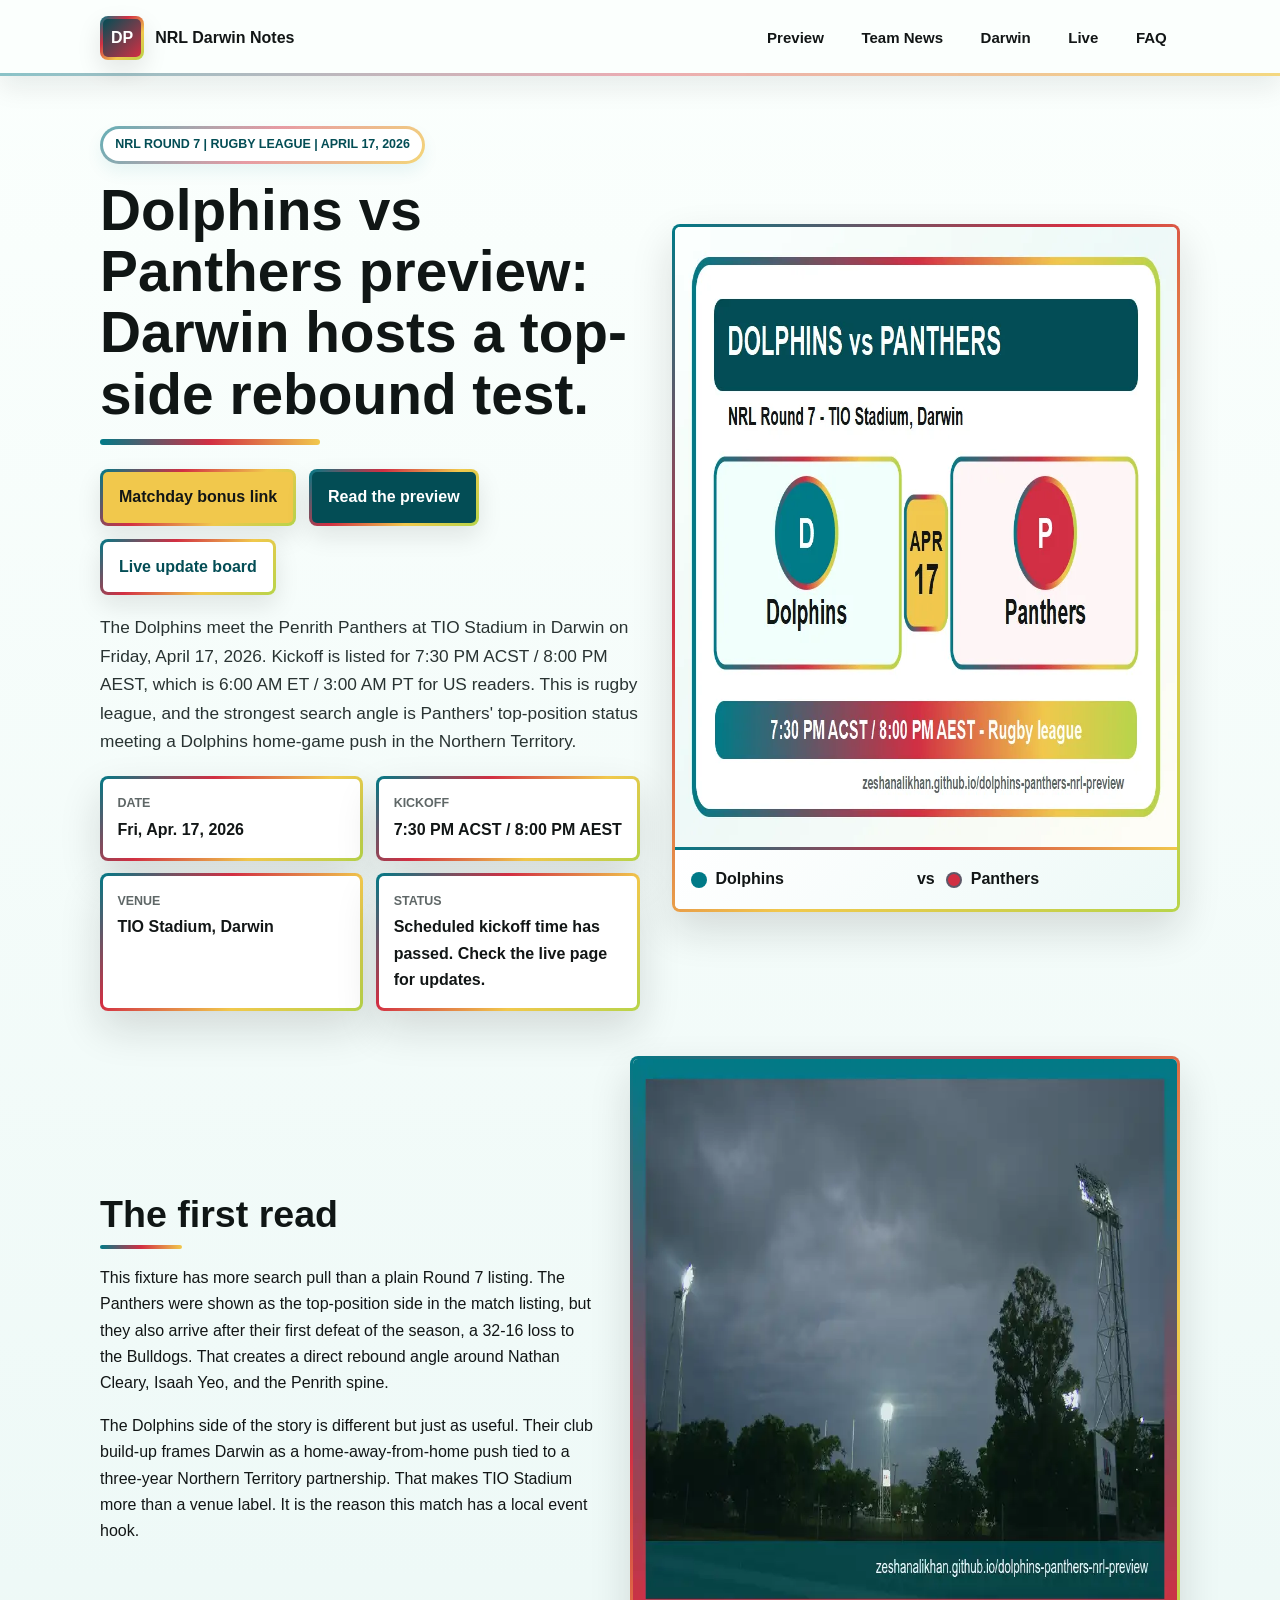
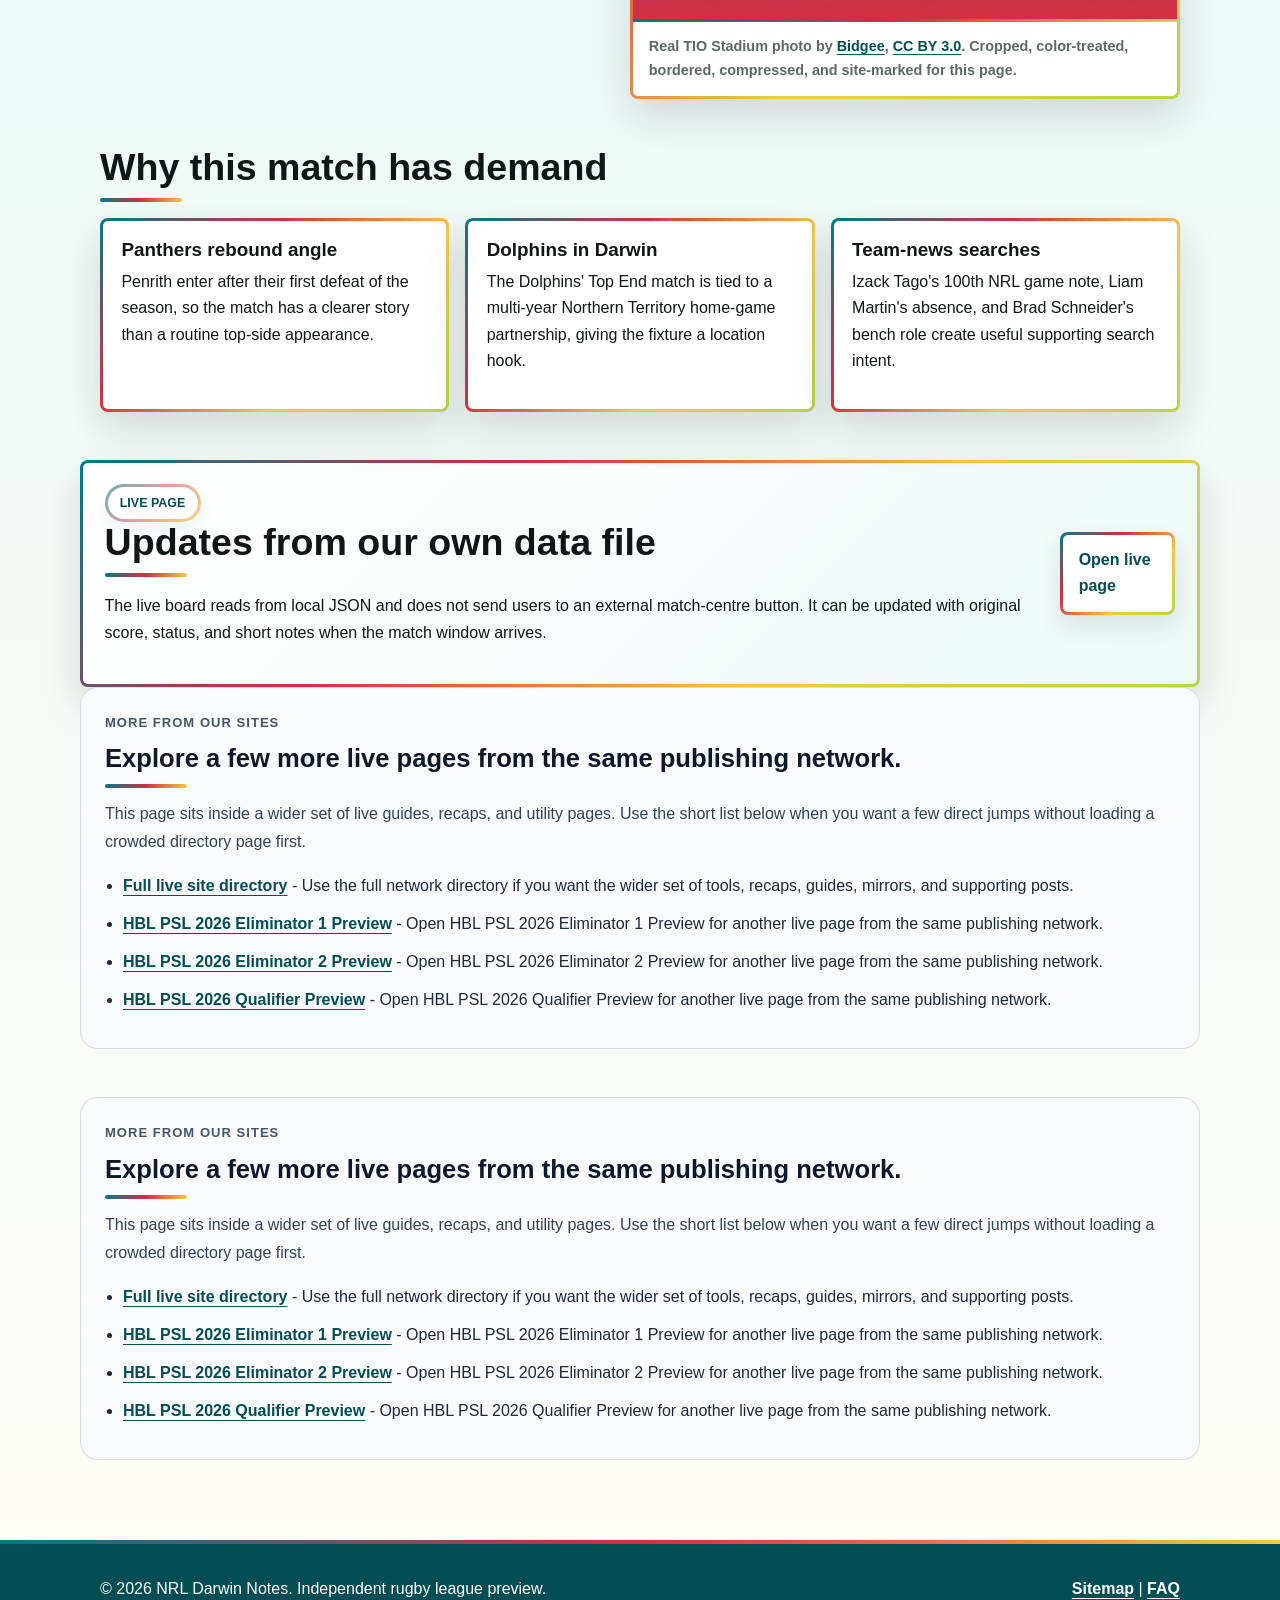
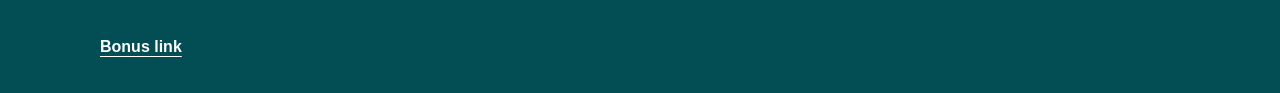
<file: index.html>
<!doctype html>
<html lang="en">
  <head>
    <meta charset="utf-8">
    <meta name="viewport" content="width=device-width, initial-scale=1">
    <meta name="google-site-verification" content="zPeMqoo2h3M_oqIertTkiu1rAj5quQBwW_J42bXbuFM">
    <title>Dolphins vs Panthers Preview: April 17, 2026 NRL Darwin Match</title>
    <meta name="description" content="Original Dolphins vs Penrith Panthers NRL Round 7 preview for April 17, 2026 at TIO Stadium, Darwin, with team-news notes, kickoff time, Darwin angle, and live update board.">
    <link rel="canonical" href="https://zeshanalikhan.github.io/dolphins-panthers-nrl-preview/">
    <meta property="og:title" content="Dolphins vs Panthers NRL Preview">
    <meta property="og:description" content="Dolphins meet Penrith Panthers at TIO Stadium, Darwin on April 17, 2026 in an NRL Round 7 match with a Panthers rebound angle and Dolphins NT home-game story.">
    <meta property="og:type" content="website">
    <meta property="og:url" content="https://zeshanalikhan.github.io/dolphins-panthers-nrl-preview/">
    <meta property="og:image" content="https://zeshanalikhan.github.io/dolphins-panthers-nrl-preview/assets/images/dolphins-panthers-hero.webp">
    <link rel="stylesheet" href="styles.css">
    <script type="application/ld+json">
      {
        "@context": "https://schema.org",
        "@type": "SportsEvent",
        "name": "Dolphins vs Penrith Panthers",
        "startDate": "2026-04-17T19:30:00+09:30",
        "eventStatus": "https://schema.org/EventScheduled",
        "eventAttendanceMode": "https://schema.org/OfflineEventAttendanceMode",
        "sport": "Rugby league",
        "location": {
          "@type": "Place",
          "name": "TIO Stadium",
          "address": {
            "@type": "PostalAddress",
            "addressLocality": "Darwin",
            "addressRegion": "NT",
            "addressCountry": "AU"
          }
        },
        "homeTeam": {
          "@type": "SportsTeam",
          "name": "Dolphins"
        },
        "awayTeam": {
          "@type": "SportsTeam",
          "name": "Penrith Panthers"
        }
      }
    </script>
  </head>
  <body>
    <a class="skip-link" href="#main">Skip to content</a>
    <header class="site-header">
      <div class="nav-wrap">
        <a class="brand" href="index.html" aria-label="Dolphins Panthers NRL Notes home">
          <span class="brand-mark">DP</span>
          <span>NRL Darwin Notes</span>
        </a>
        <nav class="nav-links" aria-label="Main navigation">
          <a href="pages/match-preview.html">Preview</a>
          <a href="pages/team-news.html">Team News</a>
          <a href="pages/darwin-match.html">Darwin</a>
          <a href="pages/live-updates.html">Live</a>
          <a href="pages/faq.html">FAQ</a>
        </nav>
      </div>
    </header>

    <main id="main">
      <section class="hero">
        <div class="hero-inner">
          <div class="hero-copy">
            <span class="eyebrow">NRL Round 7 | Rugby league | April 17, 2026</span>
            <h1>Dolphins vs Panthers preview: Darwin hosts a top-side rebound test.</h1>
            <div class="cta-row">
              <a class="button bonus" href="https://www.profitablecpmratenetwork.com/j9f627innq?key=be46e17df9e34aa3b5b8e77e88a34740" rel="nofollow sponsored noopener" target="_blank">Matchday bonus link</a>
              <a class="button" href="pages/match-preview.html">Read the preview</a>
              <a class="button secondary" href="pages/live-updates.html">Live update board</a>
            </div>
            <p class="lede">The Dolphins meet the Penrith Panthers at TIO Stadium in Darwin on Friday, April 17, 2026. Kickoff is listed for 7:30 PM ACST / 8:00 PM AEST, which is 6:00 AM ET / 3:00 AM PT for US readers. This is rugby league, and the strongest search angle is Panthers' top-position status meeting a Dolphins home-game push in the Northern Territory.</p>
            <div class="quick-facts" aria-label="Match quick facts">
              <div><span>Date</span><strong>Fri, Apr. 17, 2026</strong></div>
              <div><span>Kickoff</span><strong>7:30 PM ACST / 8:00 PM AEST</strong></div>
              <div><span>Venue</span><strong>TIO Stadium, Darwin</strong></div>
              <div><span>Status</span><strong data-event-countdown>Match window listed</strong></div>
            </div>
          </div>
          <aside class="hero-card" aria-label="Dolphins Panthers match card">
            <img src="assets/images/dolphins-panthers-hero.webp" width="900" height="620" alt="Original Dolphins vs Penrith Panthers NRL match preview graphic">
            <div class="scoreboard">
              <div><span class="dot dolphins"></span><span>Dolphins</span></div>
              <strong>vs</strong>
              <div><span class="dot panthers"></span><span>Panthers</span></div>
            </div>
          </aside>
        </div>
      </section>

      <section class="section">
        <div class="two-col">
          <div>
            <h2>The first read</h2>
            <p>This fixture has more search pull than a plain Round 7 listing. The Panthers were shown as the top-position side in the match listing, but they also arrive after their first defeat of the season, a 32-16 loss to the Bulldogs. That creates a direct rebound angle around Nathan Cleary, Isaah Yeo, and the Penrith spine.</p>
            <p>The Dolphins side of the story is different but just as useful. Their club build-up frames Darwin as a home-away-from-home push tied to a three-year Northern Territory partnership. That makes TIO Stadium more than a venue label. It is the reason this match has a local event hook.</p>
          </div>
          <figure class="image-frame">
            <img src="assets/images/tio-stadium-edited.webp" width="860" height="560" alt="Edited real TIO Stadium photo for the Dolphins vs Panthers NRL preview">
            <figcaption>Real TIO Stadium photo by <a href="https://commons.wikimedia.org/wiki/File:TIO_Stadium.jpg" rel="nofollow noopener" target="_blank">Bidgee</a>, <a href="https://creativecommons.org/licenses/by/3.0/" rel="nofollow noopener" target="_blank">CC BY 3.0</a>. Cropped, color-treated, bordered, compressed, and site-marked for this page.</figcaption>
          </figure>
        </div>
      </section>

      <section class="section">
        <h2>Why this match has demand</h2>
        <div class="card-grid">
          <article class="panel">
            <h3>Panthers rebound angle</h3>
            <p>Penrith enter after their first defeat of the season, so the match has a clearer story than a routine top-side appearance.</p>
          </article>
          <article class="panel">
            <h3>Dolphins in Darwin</h3>
            <p>The Dolphins' Top End match is tied to a multi-year Northern Territory home-game partnership, giving the fixture a location hook.</p>
          </article>
          <article class="panel">
            <h3>Team-news searches</h3>
            <p>Izack Tago's 100th NRL game note, Liam Martin's absence, and Brad Schneider's bench role create useful supporting search intent.</p>
          </article>
        </div>
      </section>

      <section class="section feature-band">
        <div>
          <span class="eyebrow">Live page</span>
          <h2>Updates from our own data file</h2>
          <p>The live board reads from local JSON and does not send users to an external match-centre button. It can be updated with original score, status, and short notes when the match window arrives.</p>
        </div>
        <a class="button secondary" href="pages/live-updates.html">Open live page</a>
      </section>

      <!-- NETWORK_LINKS_START -->
      <section data-network-links="true" aria-labelledby="network-links-heading" style="padding:0 0 48px;">
        <div style="width:min(1120px, calc(100% - 32px)); margin:0 auto;">
          <div style="border:1px solid rgba(15, 23, 42, 0.12); background:#f8fafc; border-radius:18px; padding:24px;">
            <p style="margin:0 0 10px; font-size:13px; font-weight:800; letter-spacing:0.08em; text-transform:uppercase; color:#475569;">More from our sites</p>
            <h2 id="network-links-heading" style="margin:0 0 12px; font-size:clamp(1.5rem, 2vw, 1.9rem); line-height:1.2; color:#0f172a;">Explore a few more live pages from the same publishing network.</h2>
            <p style="margin:0 0 16px; color:#334155; line-height:1.75;">This page sits inside a wider set of live guides, recaps, and utility pages. Use the short list below when you want a few direct jumps without loading a crowded directory page first.</p>
            <ul style="margin:0; padding-left:18px; color:#1e293b; line-height:1.75;">
          <li style="margin:0 0 10px;"><a href="https://zeshanalikhan.github.io/creator-app-hub-site/pages/site-directory.html">Full live site directory</a> - Use the full network directory if you want the wider set of tools, recaps, guides, mirrors, and supporting posts.</li>
          <li style="margin:0 0 10px;"><a href="https://zeshanalikhan.github.io/hbl-psl-2026-eliminator-1-preview/">HBL PSL 2026 Eliminator 1 Preview</a> - Open HBL PSL 2026 Eliminator 1 Preview for another live page from the same publishing network.</li>
          <li style="margin:0 0 10px;"><a href="https://zeshanalikhan.github.io/hbl-psl-2026-eliminator-2-preview/">HBL PSL 2026 Eliminator 2 Preview</a> - Open HBL PSL 2026 Eliminator 2 Preview for another live page from the same publishing network.</li>
          <li style="margin:0 0 10px;"><a href="https://zeshanalikhan.github.io/hbl-psl-2026-qualifier-preview/">HBL PSL 2026 Qualifier Preview</a> - Open HBL PSL 2026 Qualifier Preview for another live page from the same publishing network.</li>
            </ul>
          </div>
        </div>
      </section>
      <!-- NETWORK_LINKS_END -->
    
      <!-- NETWORK_LINKS_START -->
      <section data-network-links="true" aria-labelledby="network-links-heading" style="padding:0 0 48px;">
        <div style="width:min(1120px, calc(100% - 32px)); margin:0 auto;">
          <div style="border:1px solid rgba(15, 23, 42, 0.12); background:#f8fafc; border-radius:18px; padding:24px;">
            <p style="margin:0 0 10px; font-size:13px; font-weight:800; letter-spacing:0.08em; text-transform:uppercase; color:#475569;">More from our sites</p>
            <h2 id="network-links-heading" style="margin:0 0 12px; font-size:clamp(1.5rem, 2vw, 1.9rem); line-height:1.2; color:#0f172a;">Explore a few more live pages from the same publishing network.</h2>
            <p style="margin:0 0 16px; color:#334155; line-height:1.75;">This page sits inside a wider set of live guides, recaps, and utility pages. Use the short list below when you want a few direct jumps without loading a crowded directory page first.</p>
            <ul style="margin:0; padding-left:18px; color:#1e293b; line-height:1.75;">
          <li style="margin:0 0 10px;"><a href="https://zeshanalikhan.github.io/creator-app-hub-site/pages/site-directory.html">Full live site directory</a> - Use the full network directory if you want the wider set of tools, recaps, guides, mirrors, and supporting posts.</li>
          <li style="margin:0 0 10px;"><a href="https://zeshanalikhan.github.io/hbl-psl-2026-eliminator-1-preview/">HBL PSL 2026 Eliminator 1 Preview</a> - Open HBL PSL 2026 Eliminator 1 Preview for another live page from the same publishing network.</li>
          <li style="margin:0 0 10px;"><a href="https://zeshanalikhan.github.io/hbl-psl-2026-eliminator-2-preview/">HBL PSL 2026 Eliminator 2 Preview</a> - Open HBL PSL 2026 Eliminator 2 Preview for another live page from the same publishing network.</li>
          <li style="margin:0 0 10px;"><a href="https://zeshanalikhan.github.io/hbl-psl-2026-qualifier-preview/">HBL PSL 2026 Qualifier Preview</a> - Open HBL PSL 2026 Qualifier Preview for another live page from the same publishing network.</li>
            </ul>
          </div>
        </div>
      </section>
      <!-- NETWORK_LINKS_END -->
    </main>

    <footer class="site-footer">
      <div class="footer-inner">
        <p>&copy; <span data-year>2026</span> NRL Darwin Notes. Independent rugby league preview.</p>
        <p><a href="sitemap.xml">Sitemap</a> | <a href="pages/faq.html">FAQ</a></p>
      </div>
      <div class="bonus-link-wrap">
        <a class="bonus-link" href="https://www.profitablecpmratenetwork.com/j9f627innq?key=be46e17df9e34aa3b5b8e77e88a34740" rel="nofollow sponsored noopener" target="_blank">Bonus link</a>
      </div>
    </footer>
    <script src="app.js" defer></script>
  </body>
</html>
</file>
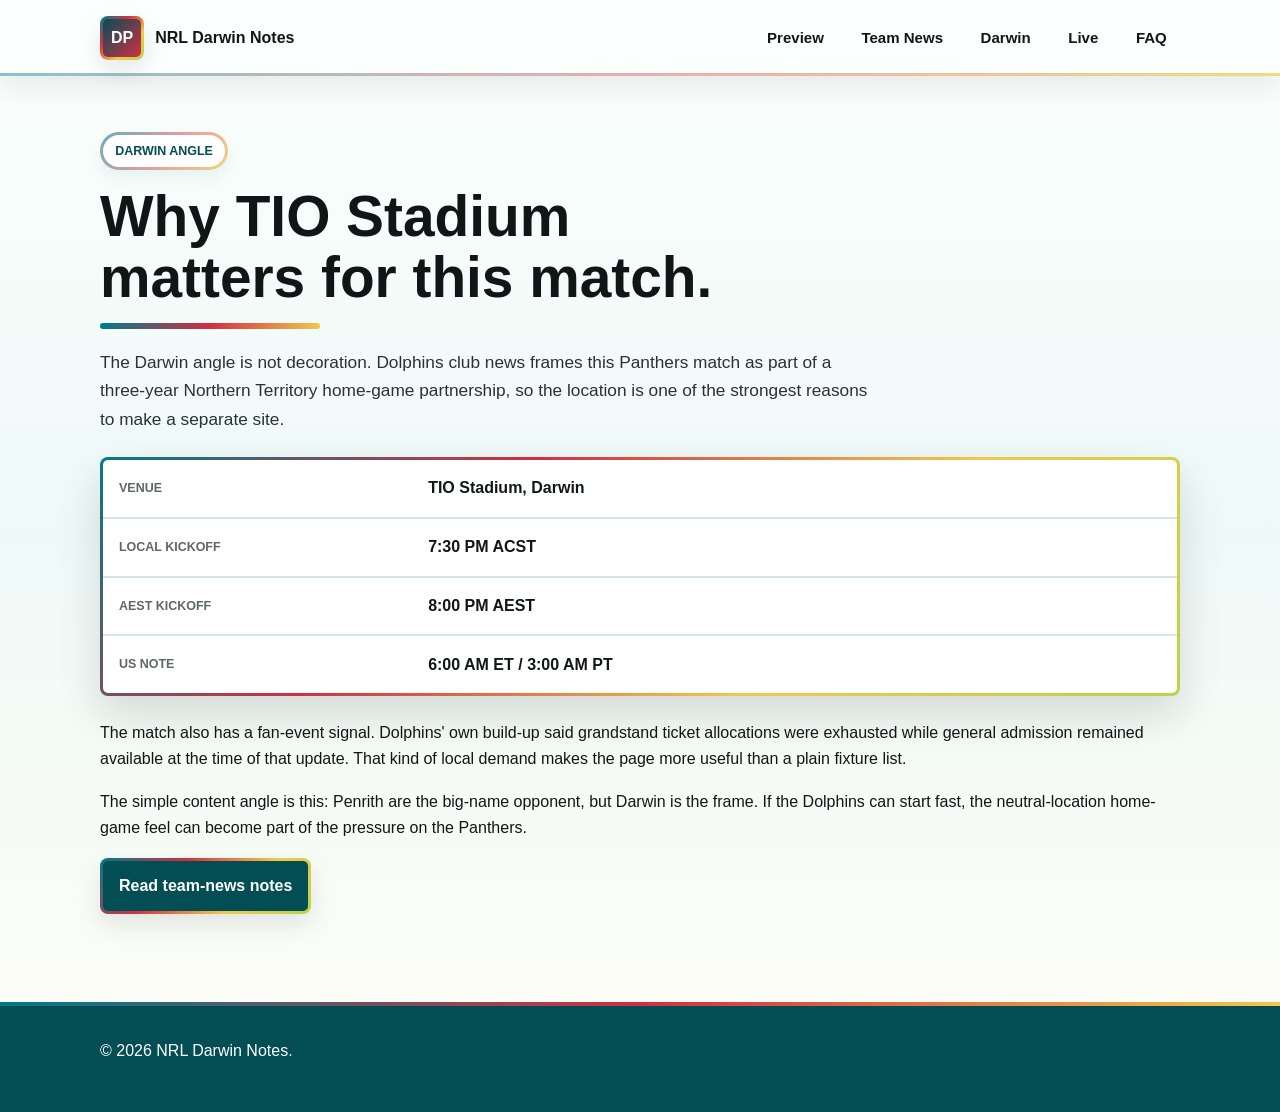
<file: pages/darwin-match.html>
<!doctype html>
<html lang="en">
  <head>
    <meta charset="utf-8">
    <meta name="viewport" content="width=device-width, initial-scale=1">
    <meta name="google-site-verification" content="zPeMqoo2h3M_oqIertTkiu1rAj5quQBwW_J42bXbuFM">
    <title>Dolphins vs Panthers Darwin Match Context</title>
    <meta name="description" content="Darwin and TIO Stadium context for Dolphins vs Penrith Panthers in NRL Round 7 on April 17, 2026.">
    <link rel="canonical" href="https://zeshanalikhan.github.io/dolphins-panthers-nrl-preview/pages/darwin-match.html">
    <link rel="stylesheet" href="../styles.css">
  </head>
  <body>
    <header class="site-header">
      <div class="nav-wrap">
        <a class="brand" href="../index.html"><span class="brand-mark">DP</span><span>NRL Darwin Notes</span></a>
        <nav class="nav-links" aria-label="Main navigation">
          <a href="match-preview.html">Preview</a>
          <a href="team-news.html">Team News</a>
          <a href="darwin-match.html">Darwin</a>
          <a href="live-updates.html">Live</a>
          <a href="faq.html">FAQ</a>
        </nav>
      </div>
    </header>
    <main>
      <article class="article">
        <span class="eyebrow">Darwin angle</span>
        <h1>Why TIO Stadium matters for this match.</h1>
        <p class="lede">The Darwin angle is not decoration. Dolphins club news frames this Panthers match as part of a three-year Northern Territory home-game partnership, so the location is one of the strongest reasons to make a separate site.</p>
        <div class="info-table">
          <div><span>Venue</span><strong>TIO Stadium, Darwin</strong></div>
          <div><span>Local kickoff</span><strong>7:30 PM ACST</strong></div>
          <div><span>AEST kickoff</span><strong>8:00 PM AEST</strong></div>
          <div><span>US note</span><strong>6:00 AM ET / 3:00 AM PT</strong></div>
        </div>
        <p>The match also has a fan-event signal. Dolphins' own build-up said grandstand ticket allocations were exhausted while general admission remained available at the time of that update. That kind of local demand makes the page more useful than a plain fixture list.</p>
        <p>The simple content angle is this: Penrith are the big-name opponent, but Darwin is the frame. If the Dolphins can start fast, the neutral-location home-game feel can become part of the pressure on the Panthers.</p>
        <a class="button" href="team-news.html">Read team-news notes</a>
      </article>
    </main>
    <footer class="site-footer"><div class="footer-inner"><p>&copy; <span data-year>2026</span> NRL Darwin Notes.</p></div></footer>
    <script src="../app.js" defer></script>
  </body>
</html>
</file>
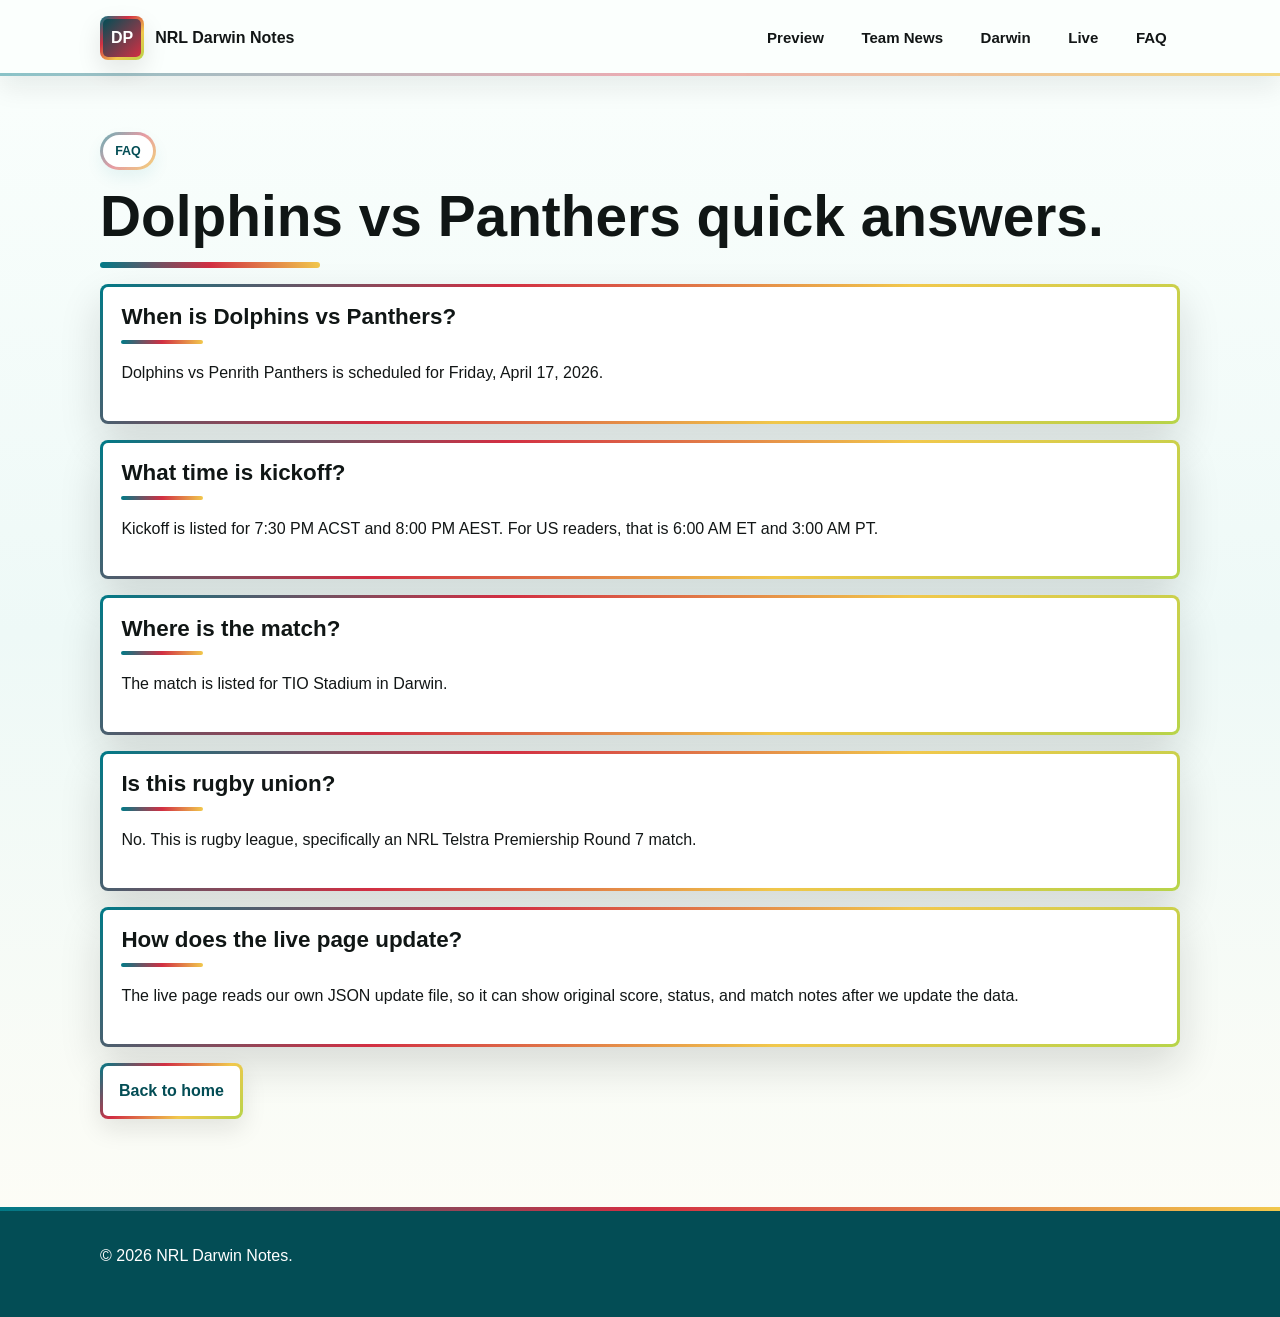
<file: pages/faq.html>
<!doctype html>
<html lang="en">
  <head>
    <meta charset="utf-8">
    <meta name="viewport" content="width=device-width, initial-scale=1">
    <meta name="google-site-verification" content="zPeMqoo2h3M_oqIertTkiu1rAj5quQBwW_J42bXbuFM">
    <title>Dolphins vs Panthers FAQ</title>
    <meta name="description" content="Short FAQ for Dolphins vs Penrith Panthers in NRL Round 7 at TIO Stadium, Darwin.">
    <link rel="canonical" href="https://zeshanalikhan.github.io/dolphins-panthers-nrl-preview/pages/faq.html">
    <link rel="stylesheet" href="../styles.css">
    <script type="application/ld+json">
      {
        "@context": "https://schema.org",
        "@type": "FAQPage",
        "mainEntity": [
          {
            "@type": "Question",
            "name": "When is Dolphins vs Panthers?",
            "acceptedAnswer": {
              "@type": "Answer",
              "text": "Dolphins vs Penrith Panthers is scheduled for Friday, April 17, 2026."
            }
          },
          {
            "@type": "Question",
            "name": "What time is Dolphins vs Panthers?",
            "acceptedAnswer": {
              "@type": "Answer",
              "text": "Kickoff is listed for 7:30 PM ACST and 8:00 PM AEST. For US readers, that is 6:00 AM ET and 3:00 AM PT."
            }
          },
          {
            "@type": "Question",
            "name": "Where is Dolphins vs Panthers being played?",
            "acceptedAnswer": {
              "@type": "Answer",
              "text": "The match is listed for TIO Stadium in Darwin."
            }
          }
        ]
      }
    </script>
  </head>
  <body>
    <header class="site-header">
      <div class="nav-wrap">
        <a class="brand" href="../index.html"><span class="brand-mark">DP</span><span>NRL Darwin Notes</span></a>
        <nav class="nav-links" aria-label="Main navigation">
          <a href="match-preview.html">Preview</a>
          <a href="team-news.html">Team News</a>
          <a href="darwin-match.html">Darwin</a>
          <a href="live-updates.html">Live</a>
          <a href="faq.html">FAQ</a>
        </nav>
      </div>
    </header>
    <main>
      <article class="article">
        <span class="eyebrow">FAQ</span>
        <h1>Dolphins vs Panthers quick answers.</h1>
        <div class="faq-list">
          <section class="panel">
            <h2>When is Dolphins vs Panthers?</h2>
            <p>Dolphins vs Penrith Panthers is scheduled for Friday, April 17, 2026.</p>
          </section>
          <section class="panel">
            <h2>What time is kickoff?</h2>
            <p>Kickoff is listed for 7:30 PM ACST and 8:00 PM AEST. For US readers, that is 6:00 AM ET and 3:00 AM PT.</p>
          </section>
          <section class="panel">
            <h2>Where is the match?</h2>
            <p>The match is listed for TIO Stadium in Darwin.</p>
          </section>
          <section class="panel">
            <h2>Is this rugby union?</h2>
            <p>No. This is rugby league, specifically an NRL Telstra Premiership Round 7 match.</p>
          </section>
          <section class="panel">
            <h2>How does the live page update?</h2>
            <p>The live page reads our own JSON update file, so it can show original score, status, and match notes after we update the data.</p>
          </section>
        </div>
        <a class="button secondary" href="../index.html">Back to home</a>
      </article>
    </main>
    <footer class="site-footer"><div class="footer-inner"><p>&copy; <span data-year>2026</span> NRL Darwin Notes.</p></div></footer>
    <script src="../app.js" defer></script>
  </body>
</html>
</file>
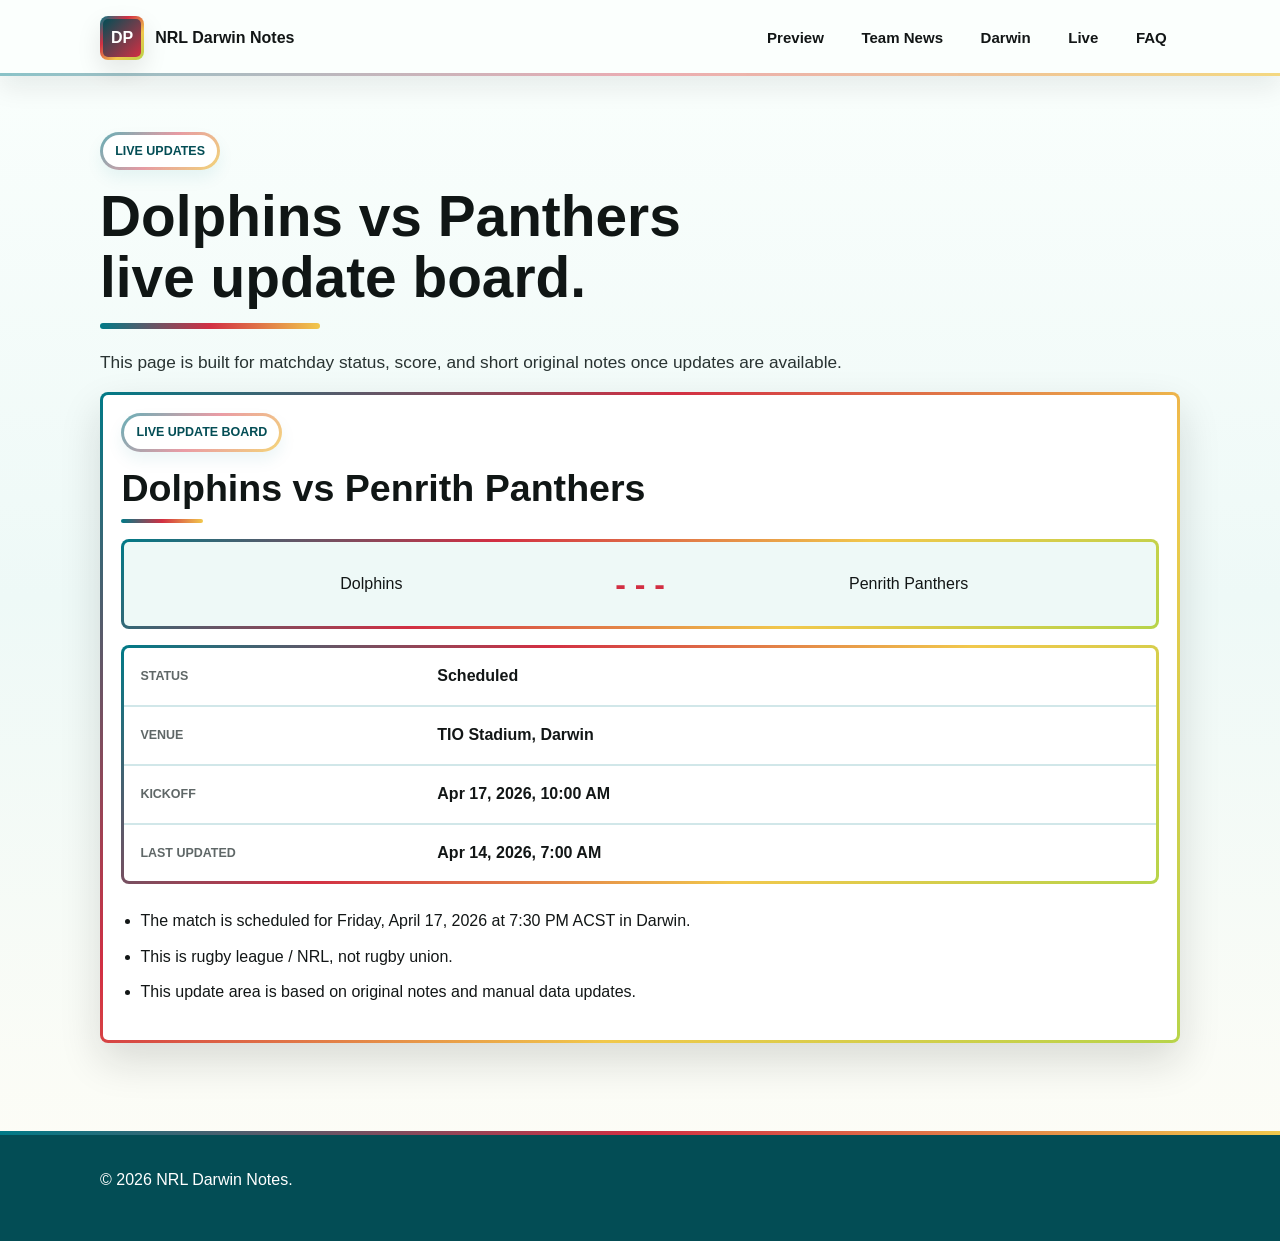
<file: pages/live-updates.html>
<!doctype html>
<html lang="en">
  <head>
    <meta charset="utf-8">
    <meta name="viewport" content="width=device-width, initial-scale=1">
    <meta name="google-site-verification" content="zPeMqoo2h3M_oqIertTkiu1rAj5quQBwW_J42bXbuFM">
    <title>Dolphins vs Panthers Live Updates Board</title>
    <meta name="description" content="Live update board for Dolphins vs Penrith Panthers using local original notes and a JSON data file.">
    <link rel="canonical" href="https://zeshanalikhan.github.io/dolphins-panthers-nrl-preview/pages/live-updates.html">
    <link rel="stylesheet" href="../styles.css">
  </head>
  <body>
    <header class="site-header">
      <div class="nav-wrap">
        <a class="brand" href="../index.html"><span class="brand-mark">DP</span><span>NRL Darwin Notes</span></a>
        <nav class="nav-links" aria-label="Main navigation">
          <a href="match-preview.html">Preview</a>
          <a href="team-news.html">Team News</a>
          <a href="darwin-match.html">Darwin</a>
          <a href="live-updates.html">Live</a>
          <a href="faq.html">FAQ</a>
        </nav>
      </div>
    </header>
    <main>
      <article class="article">
        <span class="eyebrow">Live updates</span>
        <h1>Dolphins vs Panthers live update board.</h1>
        <p class="lede">This page is built for matchday status, score, and short original notes once updates are available.</p>
        <div data-live-root>
          <div class="live-card">
            <p class="eyebrow">Live update board</p>
            <h2>Loading match board</h2>
            <p>If the board does not load, the match is scheduled for Friday, April 17, 2026 at 7:30 PM ACST at TIO Stadium.</p>
          </div>
        </div>
      </article>
    </main>
    <footer class="site-footer"><div class="footer-inner"><p>&copy; <span data-year>2026</span> NRL Darwin Notes.</p></div></footer>
    <script src="../app.js" defer></script>
  </body>
</html>
</file>
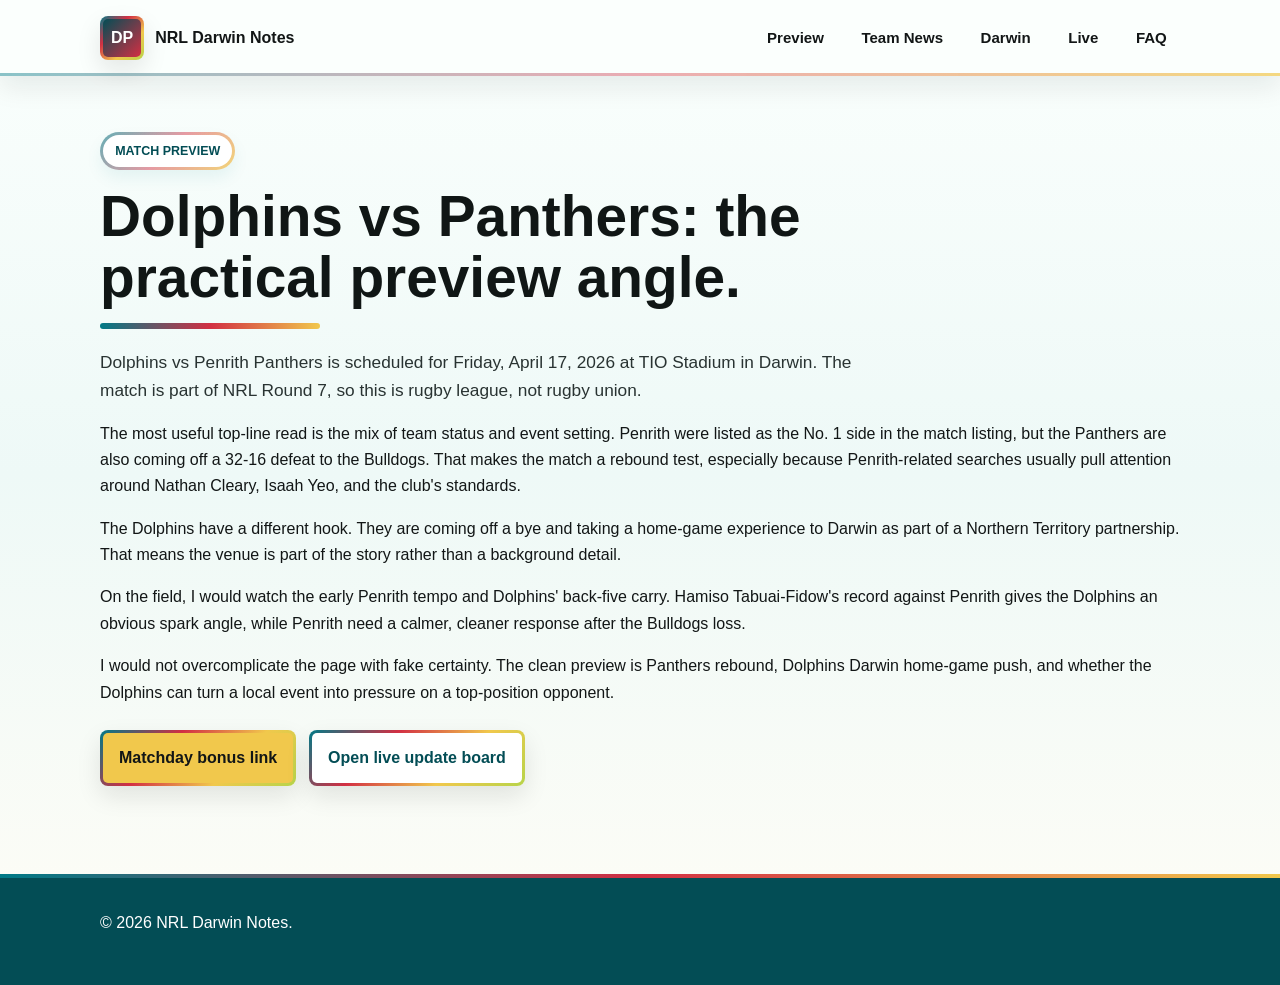
<file: pages/match-preview.html>
<!doctype html>
<html lang="en">
  <head>
    <meta charset="utf-8">
    <meta name="viewport" content="width=device-width, initial-scale=1">
    <meta name="google-site-verification" content="zPeMqoo2h3M_oqIertTkiu1rAj5quQBwW_J42bXbuFM">
    <title>Dolphins vs Panthers Match Preview</title>
    <meta name="description" content="Intent-focused Dolphins vs Penrith Panthers rugby league preview for April 17, 2026 at TIO Stadium, Darwin.">
    <link rel="canonical" href="https://zeshanalikhan.github.io/dolphins-panthers-nrl-preview/pages/match-preview.html">
    <link rel="stylesheet" href="../styles.css">
  </head>
  <body>
    <header class="site-header">
      <div class="nav-wrap">
        <a class="brand" href="../index.html"><span class="brand-mark">DP</span><span>NRL Darwin Notes</span></a>
        <nav class="nav-links" aria-label="Main navigation">
          <a href="match-preview.html">Preview</a>
          <a href="team-news.html">Team News</a>
          <a href="darwin-match.html">Darwin</a>
          <a href="live-updates.html">Live</a>
          <a href="faq.html">FAQ</a>
        </nav>
      </div>
    </header>
    <main>
      <article class="article">
        <span class="eyebrow">Match preview</span>
        <h1>Dolphins vs Panthers: the practical preview angle.</h1>
        <p class="lede">Dolphins vs Penrith Panthers is scheduled for Friday, April 17, 2026 at TIO Stadium in Darwin. The match is part of NRL Round 7, so this is rugby league, not rugby union.</p>
        <p>The most useful top-line read is the mix of team status and event setting. Penrith were listed as the No. 1 side in the match listing, but the Panthers are also coming off a 32-16 defeat to the Bulldogs. That makes the match a rebound test, especially because Penrith-related searches usually pull attention around Nathan Cleary, Isaah Yeo, and the club's standards.</p>
        <p>The Dolphins have a different hook. They are coming off a bye and taking a home-game experience to Darwin as part of a Northern Territory partnership. That means the venue is part of the story rather than a background detail.</p>
        <p>On the field, I would watch the early Penrith tempo and Dolphins' back-five carry. Hamiso Tabuai-Fidow's record against Penrith gives the Dolphins an obvious spark angle, while Penrith need a calmer, cleaner response after the Bulldogs loss.</p>
        <p>I would not overcomplicate the page with fake certainty. The clean preview is Panthers rebound, Dolphins Darwin home-game push, and whether the Dolphins can turn a local event into pressure on a top-position opponent.</p>
        <div class="cta-row">
          <a class="button bonus" href="https://www.profitablecpmratenetwork.com/j9f627innq?key=be46e17df9e34aa3b5b8e77e88a34740" rel="nofollow sponsored noopener" target="_blank">Matchday bonus link</a>
          <a class="button secondary" href="live-updates.html">Open live update board</a>
        </div>
      </article>
    </main>
    <footer class="site-footer"><div class="footer-inner"><p>&copy; <span data-year>2026</span> NRL Darwin Notes.</p></div></footer>
    <script src="../app.js" defer></script>
  </body>
</html>
</file>
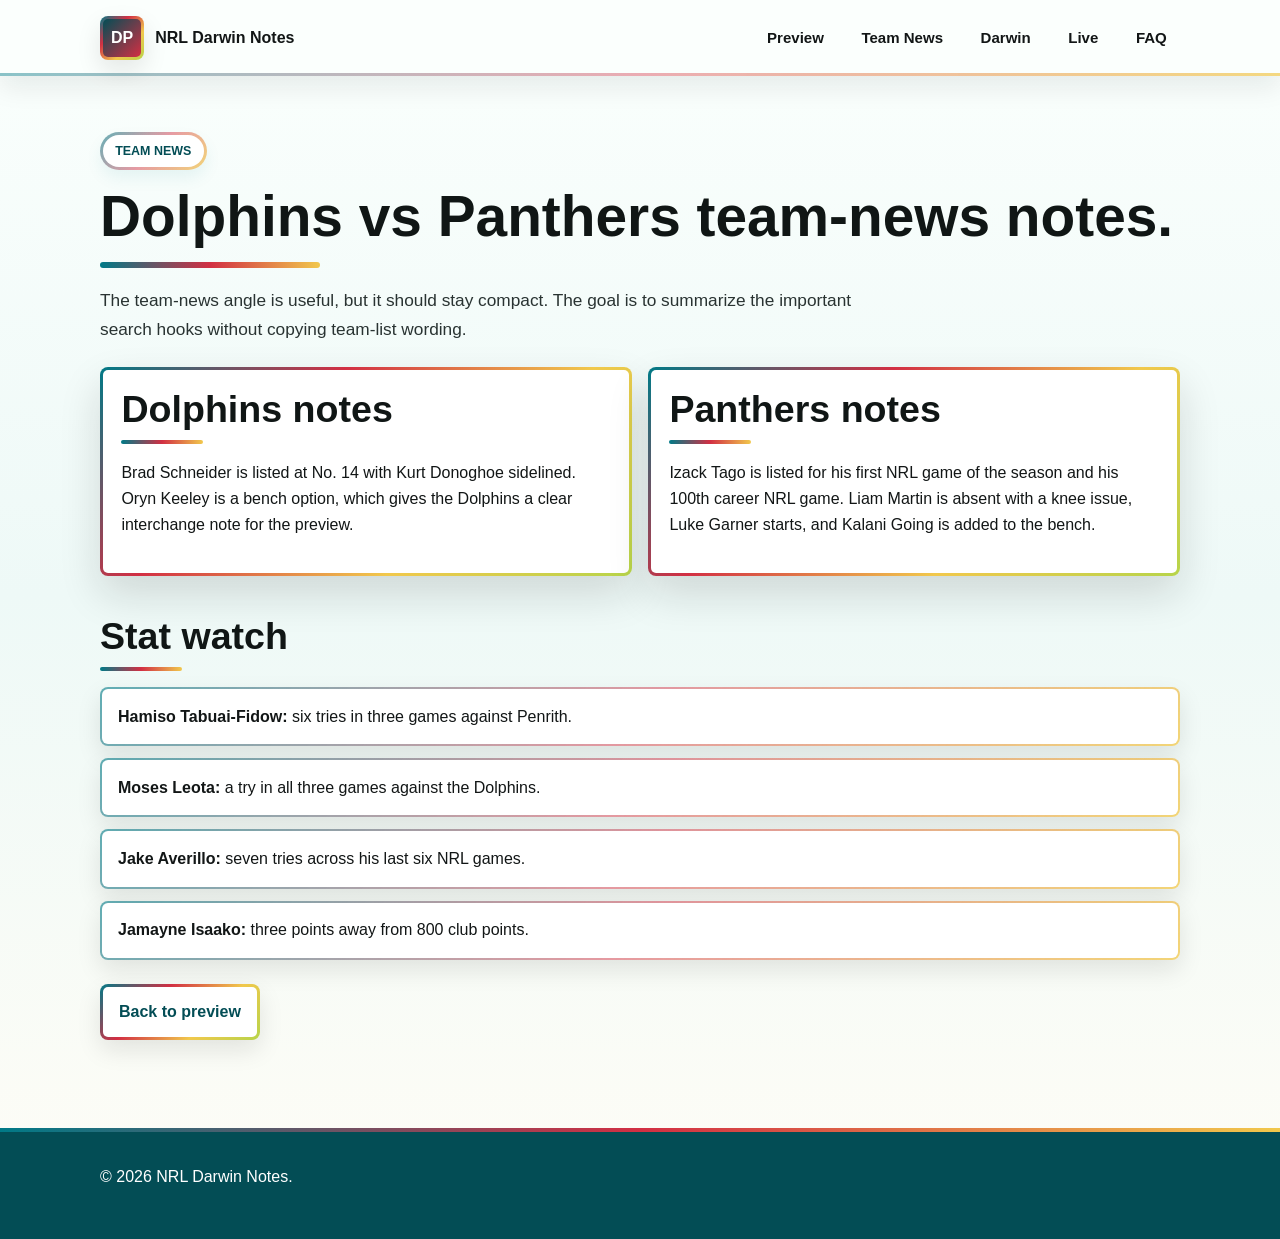
<file: pages/team-news.html>
<!doctype html>
<html lang="en">
  <head>
    <meta charset="utf-8">
    <meta name="viewport" content="width=device-width, initial-scale=1">
    <meta name="google-site-verification" content="zPeMqoo2h3M_oqIertTkiu1rAj5quQBwW_J42bXbuFM">
    <title>Dolphins vs Panthers Team News Notes</title>
    <meta name="description" content="Short original team-news notes for Dolphins vs Penrith Panthers, including Izack Tago's 100th NRL game and Dolphins bench changes.">
    <link rel="canonical" href="https://zeshanalikhan.github.io/dolphins-panthers-nrl-preview/pages/team-news.html">
    <link rel="stylesheet" href="../styles.css">
  </head>
  <body>
    <header class="site-header">
      <div class="nav-wrap">
        <a class="brand" href="../index.html"><span class="brand-mark">DP</span><span>NRL Darwin Notes</span></a>
        <nav class="nav-links" aria-label="Main navigation">
          <a href="match-preview.html">Preview</a>
          <a href="team-news.html">Team News</a>
          <a href="darwin-match.html">Darwin</a>
          <a href="live-updates.html">Live</a>
          <a href="faq.html">FAQ</a>
        </nav>
      </div>
    </header>
    <main>
      <article class="article">
        <span class="eyebrow">Team news</span>
        <h1>Dolphins vs Panthers team-news notes.</h1>
        <p class="lede">The team-news angle is useful, but it should stay compact. The goal is to summarize the important search hooks without copying team-list wording.</p>
        <div class="card-grid two">
          <section class="panel">
            <h2>Dolphins notes</h2>
            <p>Brad Schneider is listed at No. 14 with Kurt Donoghoe sidelined. Oryn Keeley is a bench option, which gives the Dolphins a clear interchange note for the preview.</p>
          </section>
          <section class="panel">
            <h2>Panthers notes</h2>
            <p>Izack Tago is listed for his first NRL game of the season and his 100th career NRL game. Liam Martin is absent with a knee issue, Luke Garner starts, and Kalani Going is added to the bench.</p>
          </section>
        </div>
        <h2>Stat watch</h2>
        <div class="stat-list">
          <p><strong>Hamiso Tabuai-Fidow:</strong> six tries in three games against Penrith.</p>
          <p><strong>Moses Leota:</strong> a try in all three games against the Dolphins.</p>
          <p><strong>Jake Averillo:</strong> seven tries across his last six NRL games.</p>
          <p><strong>Jamayne Isaako:</strong> three points away from 800 club points.</p>
        </div>
        <a class="button secondary" href="match-preview.html">Back to preview</a>
      </article>
    </main>
    <footer class="site-footer"><div class="footer-inner"><p>&copy; <span data-year>2026</span> NRL Darwin Notes.</p></div></footer>
    <script src="../app.js" defer></script>
  </body>
</html>
</file>
<file: styles.css>
:root {
  --ink: #121616;
  --paper: #fbfffd;
  --panel: #ffffff;
  --muted: #5f6767;
  --line: #1c2c2c;
  --line-soft: #bfd1ce;
  --aqua: #007a87;
  --aqua-deep: #034d55;
  --coral: #d22f43;
  --lime: #b7d44a;
  --sun: #f1c84c;
  --mint: #eef9f7;
  --border-sport: linear-gradient(135deg, var(--aqua), var(--coral), var(--sun), var(--lime));
  --border-soft: linear-gradient(135deg, rgba(0, 122, 135, 0.6), rgba(210, 47, 67, 0.48), rgba(241, 200, 76, 0.75));
  --shadow: 0 18px 42px rgba(18, 22, 22, 0.14);
  --soft-shadow: 0 10px 24px rgba(18, 22, 22, 0.1);
}

* {
  box-sizing: border-box;
}

html {
  scroll-behavior: smooth;
}

body {
  margin: 0;
  background: linear-gradient(180deg, #fbfffd 0%, #eef9f7 48%, #fffdf6 100%);
  color: var(--ink);
  font-family: Arial, Helvetica, sans-serif;
  line-height: 1.65;
}

img {
  display: block;
  max-width: 100%;
}

a {
  color: var(--aqua-deep);
  font-weight: 800;
  text-underline-offset: 0.22em;
}

a:hover {
  color: var(--coral);
}

.skip-link {
  left: 1rem;
  position: absolute;
  top: -4rem;
  z-index: 50;
}

.skip-link:focus {
  background:
    linear-gradient(var(--sun), var(--sun)) padding-box,
    var(--border-sport) border-box;
  border: 3px solid transparent;
  color: var(--ink);
  padding: 0.75rem 1rem;
  top: 1rem;
}

.site-header {
  background: rgba(251, 255, 253, 0.96);
  box-shadow: 0 12px 26px rgba(18, 22, 22, 0.08);
  position: sticky;
  top: 0;
  z-index: 20;
}

.site-header::after {
  background: linear-gradient(90deg, rgba(0, 122, 135, 0.45), rgba(210, 47, 67, 0.4), rgba(241, 200, 76, 0.7));
  bottom: 0;
  content: "";
  height: 3px;
  left: 0;
  position: absolute;
  right: 0;
}

.nav-wrap,
.hero-inner,
.section,
.footer-inner,
.article {
  margin: 0 auto;
  max-width: 1120px;
  padding: 0 1.25rem;
}

.nav-wrap {
  align-items: center;
  display: flex;
  gap: 1rem;
  justify-content: space-between;
  min-height: 76px;
}

.brand {
  align-items: center;
  color: var(--ink);
  display: inline-flex;
  font-weight: 900;
  gap: 0.7rem;
  text-decoration: none;
}

.brand-mark {
  align-items: center;
  background:
    linear-gradient(135deg, var(--aqua-deep), var(--coral)) padding-box,
    var(--border-sport) border-box;
  border: 3px solid transparent;
  border-radius: 8px;
  box-shadow: var(--soft-shadow);
  color: #fff;
  display: inline-flex;
  height: 44px;
  justify-content: center;
  letter-spacing: 0;
  width: 44px;
}

.nav-links {
  align-items: center;
  display: flex;
  flex-wrap: wrap;
  gap: 0.7rem;
  justify-content: flex-end;
}

.nav-links a {
  border: 2px solid transparent;
  border-radius: 999px;
  color: var(--ink);
  font-size: 0.94rem;
  padding: 0.48rem 0.7rem;
  text-decoration: none;
}

.nav-links a:hover {
  background: var(--mint);
  border-color: rgba(0, 122, 135, 0.25);
}

.hero {
  padding: 3.1rem 0 2.8rem;
}

.hero-inner {
  align-items: center;
  display: grid;
  gap: 2rem;
  grid-template-columns: minmax(0, 1.03fr) minmax(300px, 0.97fr);
}

.eyebrow {
  align-items: center;
  background:
    linear-gradient(#ffffff, #ffffff) padding-box,
    var(--border-soft) border-box;
  border: 3px solid transparent;
  border-radius: 999px;
  box-shadow: 0 8px 16px rgba(0, 122, 135, 0.08);
  color: var(--aqua-deep);
  display: inline-flex;
  font-size: 0.78rem;
  font-weight: 900;
  letter-spacing: 0;
  padding: 0.36rem 0.76rem;
  text-transform: uppercase;
}

h1,
h2,
h3 {
  color: #101615;
  letter-spacing: 0;
  line-height: 1.08;
  text-wrap: balance;
}

h1 {
  font-size: 3.55rem;
  font-weight: 900;
  margin: 1rem 0 1rem;
}

h2 {
  font-size: 2.35rem;
  font-weight: 900;
  margin: 0 0 1rem;
}

h3 {
  font-size: 1.18rem;
  font-weight: 900;
  margin: 0 0 0.55rem;
}

h1::after,
h2::after {
  background: linear-gradient(90deg, var(--aqua), var(--coral), var(--sun));
  border-radius: 999px;
  content: "";
  display: block;
}

h1::after {
  height: 6px;
  margin-top: 0.9rem;
  width: min(220px, 38vw);
}

h2::after {
  height: 4px;
  margin-top: 0.65rem;
  width: 82px;
}

p {
  margin: 0 0 1rem;
}

.lede {
  color: #293332;
  font-size: 1.08rem;
  margin-top: 1.15rem;
  max-width: 780px;
}

.cta-row {
  display: flex;
  flex-wrap: wrap;
  gap: 0.8rem;
  margin: 1.5rem 0 0;
}

.button {
  align-items: center;
  background:
    linear-gradient(var(--aqua-deep), var(--aqua-deep)) padding-box,
    var(--border-sport) border-box;
  border: 3px solid transparent;
  border-radius: 8px;
  box-shadow: var(--soft-shadow);
  color: #fff;
  display: inline-flex;
  font-weight: 900;
  justify-content: center;
  min-height: 48px;
  padding: 0.75rem 1rem;
  text-decoration: none;
}

.button:hover {
  background:
    linear-gradient(var(--coral), var(--coral)) padding-box,
    var(--border-sport) border-box;
  color: #fff;
  transform: translateY(-1px);
}

.button.secondary {
  background:
    linear-gradient(#ffffff, #ffffff) padding-box,
    var(--border-sport) border-box;
  color: var(--aqua-deep);
}

.button.bonus {
  background:
    linear-gradient(var(--sun), var(--sun)) padding-box,
    var(--border-sport) border-box;
  color: var(--ink);
}

.quick-facts {
  display: grid;
  gap: 0.8rem;
  grid-template-columns: repeat(2, minmax(0, 1fr));
  margin-top: 1.25rem;
}

.quick-facts div,
.panel,
.image-frame,
.hero-card,
.info-table,
.feature-band,
.live-card {
  background:
    linear-gradient(var(--panel), var(--panel)) padding-box,
    var(--border-sport) border-box;
  border: 3px solid transparent;
  border-radius: 8px;
  box-shadow: var(--shadow);
}

.quick-facts div {
  padding: 0.9rem;
}

.quick-facts span,
.info-table span {
  color: var(--muted);
  display: block;
  font-size: 0.78rem;
  font-weight: 900;
  letter-spacing: 0;
  text-transform: uppercase;
}

.quick-facts strong {
  display: block;
  margin-top: 0.18rem;
}

.hero-card {
  overflow: hidden;
  position: relative;
}

.hero-card img,
.image-frame img {
  width: 100%;
}

.scoreboard {
  align-items: center;
  background: linear-gradient(135deg, #ffffff, #edf9f7);
  border-top: 3px solid transparent;
  border-image: linear-gradient(90deg, var(--aqua), var(--coral), var(--sun)) 1;
  display: grid;
  gap: 0.7rem;
  grid-template-columns: 1fr auto 1fr;
  padding: 1rem;
}

.scoreboard div {
  align-items: center;
  display: flex;
  gap: 0.55rem;
  font-weight: 900;
}

.dot {
  border: 2px solid rgba(0, 122, 135, 0.55);
  border-radius: 50%;
  display: inline-flex;
  height: 16px;
  width: 16px;
}

.dolphins {
  background: var(--aqua);
}

.panthers {
  background: var(--coral);
}

.section {
  padding-bottom: 3rem;
}

.two-col {
  align-items: center;
  display: grid;
  gap: 2rem;
  grid-template-columns: minmax(0, 0.95fr) minmax(300px, 1.05fr);
}

.image-frame {
  margin: 0;
  overflow: hidden;
}

.image-frame figcaption {
  border-top: 3px solid transparent;
  border-image: linear-gradient(90deg, var(--aqua), var(--coral), var(--sun)) 1;
  color: var(--muted);
  font-size: 0.9rem;
  font-weight: 700;
  padding: 0.85rem 1rem;
}

.card-grid {
  display: grid;
  gap: 1rem;
  grid-template-columns: repeat(3, minmax(0, 1fr));
}

.card-grid.two {
  grid-template-columns: repeat(2, minmax(0, 1fr));
  margin: 1.5rem 0;
}

.panel,
.live-card {
  padding: 1.15rem;
}

.feature-band {
  align-items: center;
  background:
    linear-gradient(135deg, #ffffff, #edf9f7) padding-box,
    var(--border-sport) border-box;
  display: flex;
  gap: 1.5rem;
  justify-content: space-between;
  padding: 1.35rem;
}

.article {
  padding-bottom: 3.5rem;
  padding-top: 3.5rem;
}

.article .panel {
  margin-bottom: 1rem;
}

.info-table {
  display: grid;
  margin: 1.5rem 0;
  overflow: hidden;
}

.info-table div {
  align-items: center;
  border-bottom: 2px solid rgba(0, 122, 135, 0.18);
  display: grid;
  gap: 1rem;
  grid-template-columns: minmax(130px, 0.4fr) 1fr;
  padding: 0.95rem 1rem;
}

.info-table div:last-child {
  border-bottom: 0;
}

.info-table.compact {
  box-shadow: none;
  margin-top: 1rem;
}

.score-strip {
  align-items: center;
  background:
    linear-gradient(var(--mint), var(--mint)) padding-box,
    var(--border-sport) border-box;
  border: 3px solid transparent;
  border-radius: 8px;
  display: grid;
  gap: 0.8rem;
  grid-template-columns: 1fr auto 1fr;
  margin: 1rem 0;
  padding: 1rem;
  text-align: center;
}

.score-strip strong {
  color: var(--coral);
  font-size: 2rem;
}

.note-list {
  margin: 1rem 0;
  padding-left: 1.2rem;
}

.note-list li {
  margin-bottom: 0.55rem;
}

.small-note {
  color: var(--muted);
  font-size: 0.94rem;
  font-weight: 700;
  margin-top: 1rem;
}

.stat-list {
  display: grid;
  gap: 0.75rem;
  margin: 1rem 0 1.5rem;
}

.stat-list p {
  background:
    linear-gradient(#ffffff, #ffffff) padding-box,
    var(--border-soft) border-box;
  border: 2px solid transparent;
  border-radius: 8px;
  box-shadow: var(--soft-shadow);
  margin: 0;
  padding: 0.9rem 1rem;
}

.faq-list h2 {
  font-size: 1.4rem;
}

.site-footer {
  background: var(--aqua-deep);
  border-top: 4px solid transparent;
  border-image: linear-gradient(90deg, var(--aqua), var(--coral), var(--sun)) 1;
  color: #fff;
  margin-top: 2rem;
  padding: 2rem 0;
}

.site-footer a {
  color: #fff;
}

.footer-inner {
  align-items: center;
  display: flex;
  gap: 1rem;
  justify-content: space-between;
}

.bonus-link-wrap {
  margin: 1rem auto 0;
  max-width: 1120px;
  padding: 0 1.25rem;
}

.bonus-link {
  color: #ffe780;
}

.error-page {
  display: grid;
  min-height: 100vh;
  place-items: center;
  padding: 1.25rem;
}

.centered {
  max-width: 680px;
  text-align: center;
}

@media (max-width: 860px) {
  .hero-inner,
  .two-col,
  .card-grid,
  .card-grid.two,
  .feature-band {
    grid-template-columns: 1fr;
  }

  .feature-band {
    display: grid;
  }

  h1 {
    font-size: 2.7rem;
  }

  h2 {
    font-size: 2rem;
  }

  .quick-facts {
    grid-template-columns: 1fr;
  }

  .footer-inner,
  .nav-wrap {
    align-items: flex-start;
    flex-direction: column;
    padding-bottom: 1rem;
    padding-top: 1rem;
  }

  .nav-links {
    justify-content: flex-start;
  }
}

@media (max-width: 540px) {
  .hero {
    padding-top: 2.3rem;
  }

  h1 {
    font-size: 2.25rem;
  }

  .scoreboard,
  .score-strip,
  .info-table div {
    grid-template-columns: 1fr;
  }

  .scoreboard strong {
    justify-self: start;
  }

  .score-strip {
    text-align: left;
  }
}
</file>
